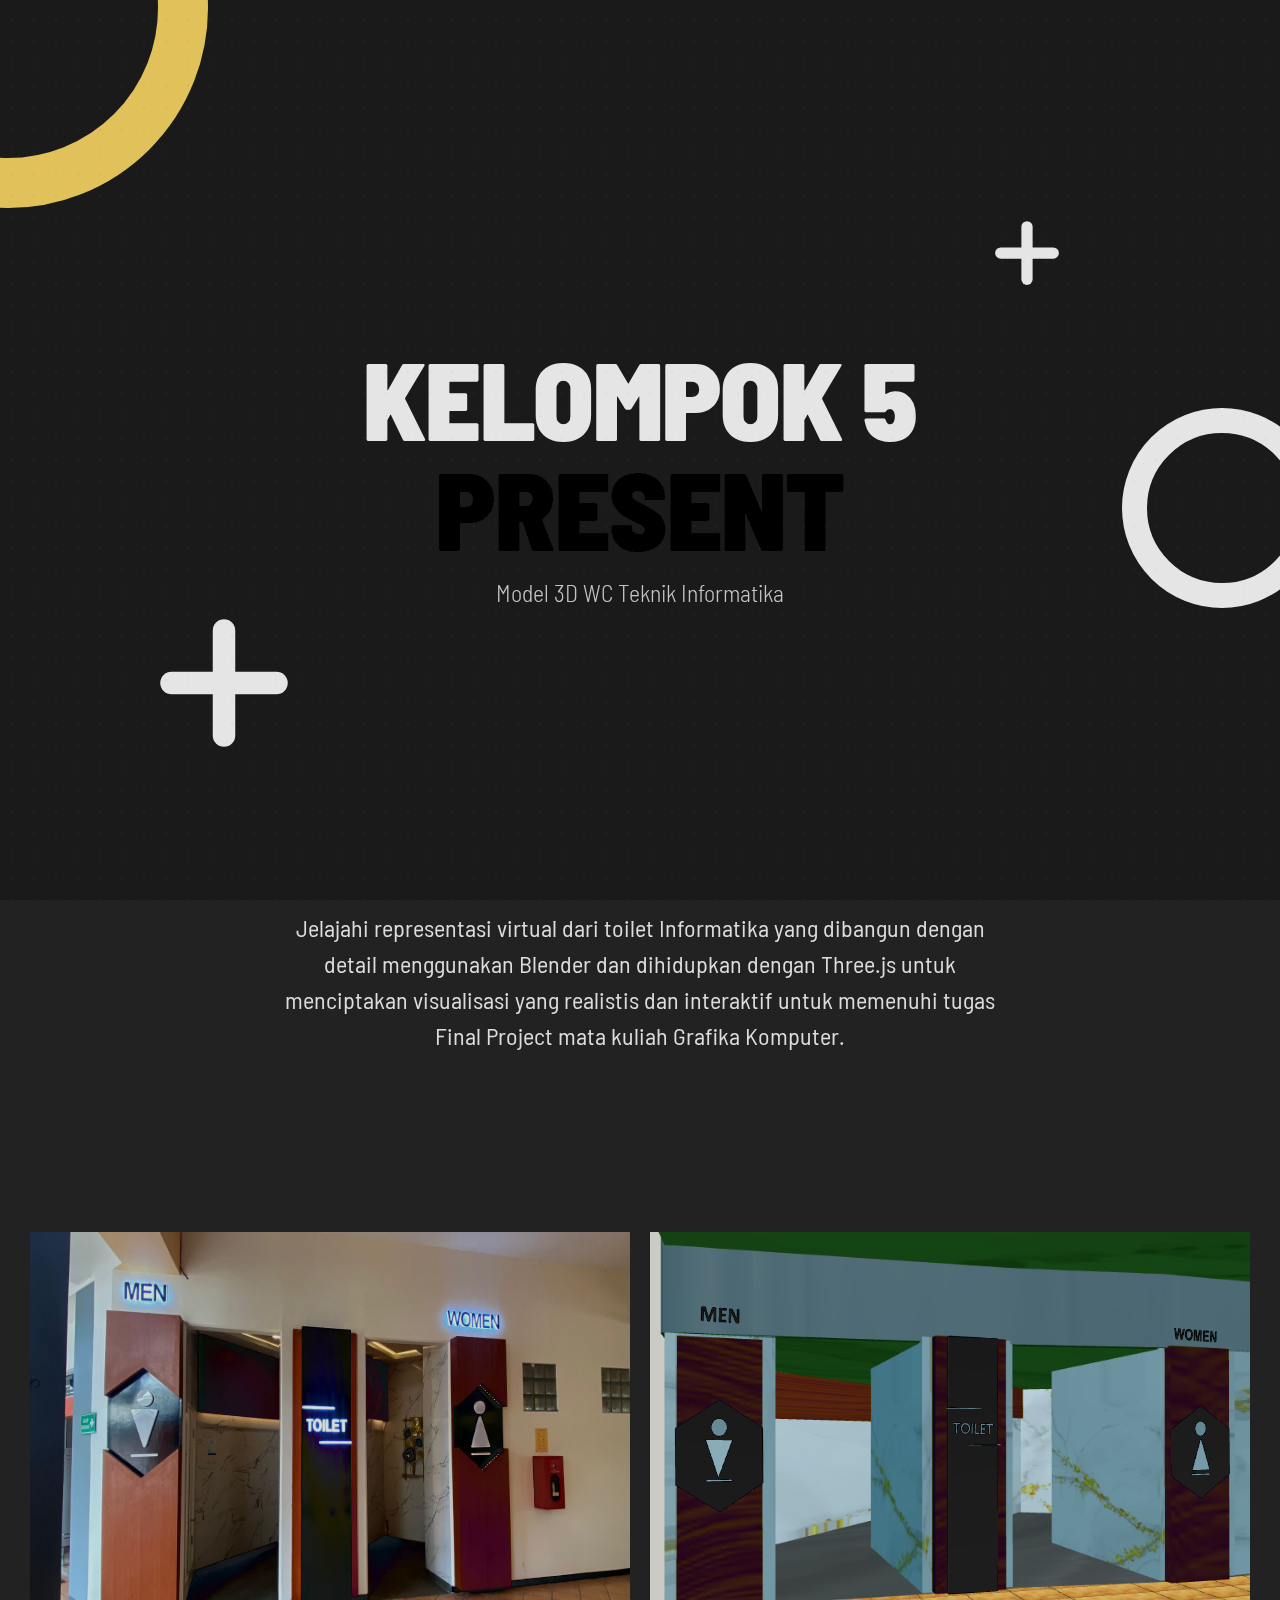
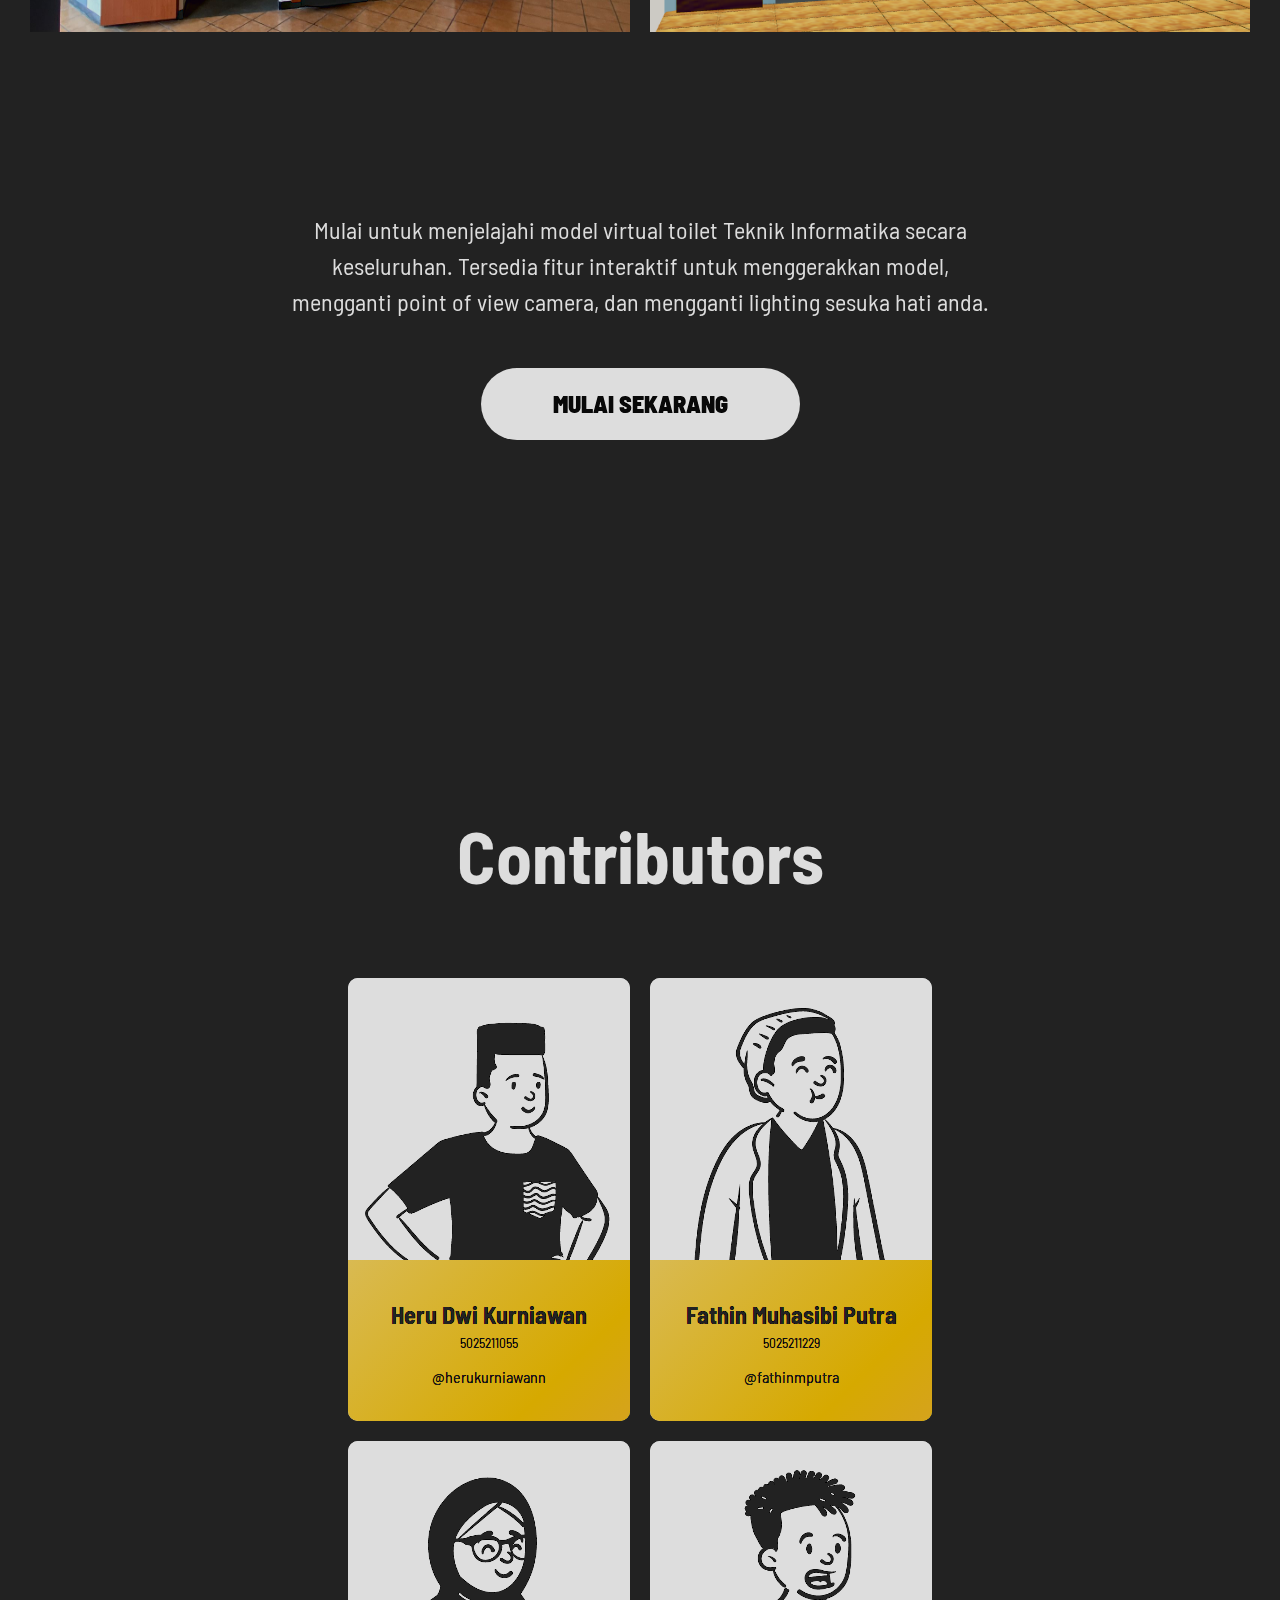
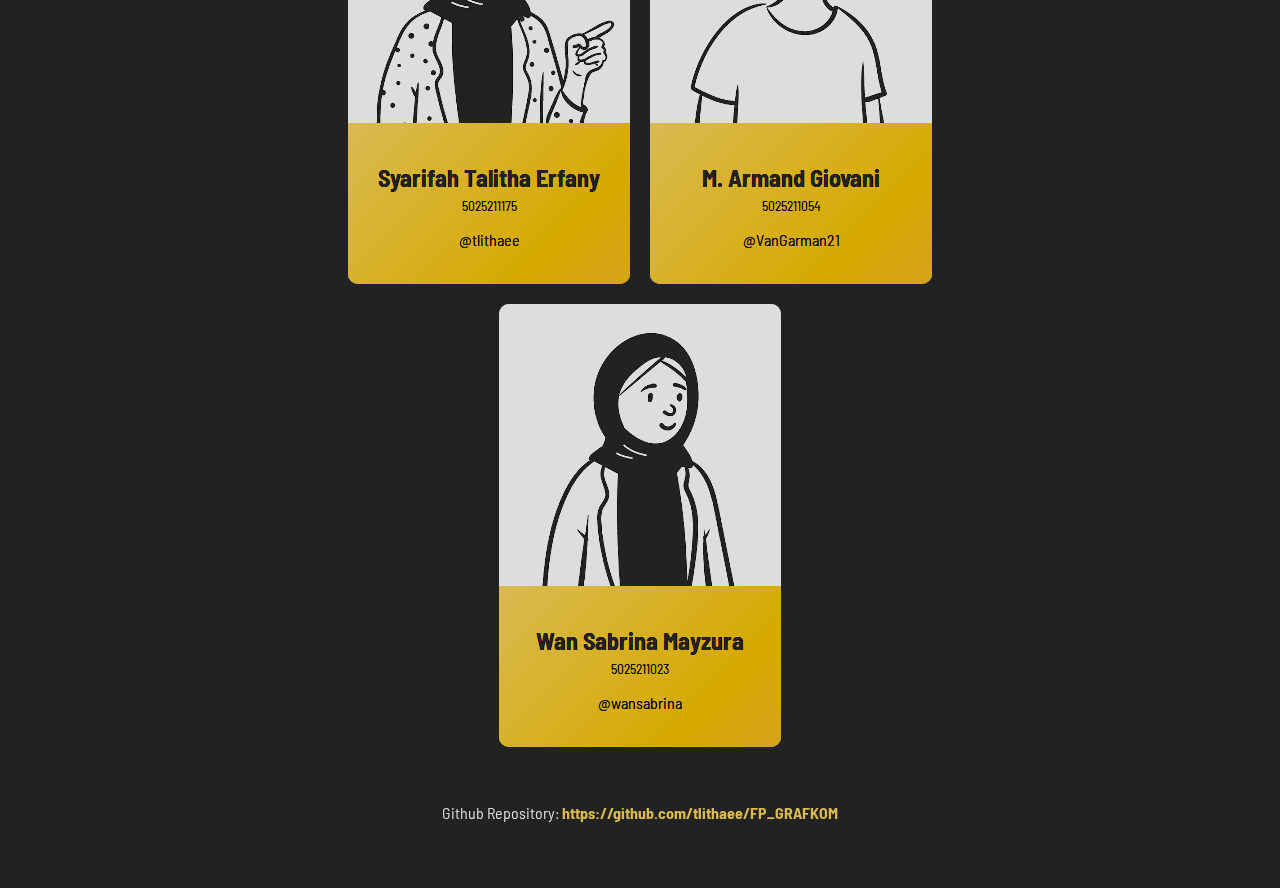
<file: index.html>
<!DOCTYPE html>
<html lang="en" >
   <head>
      <meta charset="UTF-8">
      <title>Final Project Grafkom</title>
      <link rel='stylesheet' href='https://fonts.googleapis.com/css2?family=Barlow+Semi+Condensed:ital,wght@0,100;0,200;0,300;0,400;0,500;0,600;0,700;0,800;0,900;1,100;1,200;1,300;1,400;1,500;1,600;1,700;1,800;1,900&amp;display=swap'>
      <link rel="stylesheet" href="/css/style.css">
   </head>
   <body>
      <section class="section section--intro">
         <svg class="cross-1" xmlns="http://www.w3.org/2000/svg" width="24" height="24" viewBox="0 0 24 24" fill="none" stroke="currentColor" stroke-width="3" stroke-linecap="round" stroke-linejoin="round">
            <line x1="12" y1="5" x2="12" y2="19"></line>
            <line x1="5" y1="12" x2="19" y2="12"></line>
         </svg>
         <svg class="cross-2" xmlns="http://www.w3.org/2000/svg" width="24" height="24" viewBox="0 0 24 24" fill="none" stroke="currentColor" stroke-width="3" stroke-linecap="round" stroke-linejoin="round">
            <line x1="12" y1="5" x2="12" y2="19"></line>
            <line x1="5" y1="12" x2="19" y2="12"></line>
         </svg>
         <div class="ring ring--left"></div>
         <div class="ring ring--right"></div>
         <h3 class="hero__title hero__title--1">Kelompok 5</h3>
         <h3 class="hero__title hero__title--2">Present</h3>
         <p class="hero__copy"><span>Model 3D WC Teknik Informatika</span></p>
      </section>
      <section class="section section--footer">
         <p class="footer__copy">
            Jelajahi representasi virtual dari toilet Informatika yang dibangun dengan detail menggunakan Blender dan dihidupkan 
            dengan Three.js untuk menciptakan visualisasi yang realistis dan interaktif untuk 
            memenuhi tugas Final Project mata kuliah Grafika Komputer.
         </p>
         <section class="section section--image-cards">
            <div class="image-card">
               <img src="./public/models/toilet.jpg" alt="Image 1">
               <div class="image-card-overlay">
                  <h2>In real life</h2>
               </div>
            </div>
            <div class="image-card">
               <img src="./public/models/toilet3D.png" alt="Image 2">
               <div class="image-card-overlay">
                  <h2>Model 3D</h2>
               </div>
            </div>
         </section>
      </section>
      <section class="section section--footer">
         <p class="footer__copy">
            Mulai untuk menjelajahi model virtual toilet Teknik Informatika secara keseluruhan. Tersedia fitur interaktif untuk menggerakkan
            model, mengganti point of view camera, dan mengganti lighting sesuka hati anda.
         </p>
         <a href="/model/model.html" class="footer__button" data-cursor="hover" target="_blank" rel="noopener noreferer">Mulai Sekarang</a>
      </section>
      <section class="section section--footer2">
         <div class="profile-cards">
         <div class="contributors-title">Contributors</div>
         <div class="profile-card-container">
            <div class="profile-card">
               <div class="profile-image">
                  <img src="./public/2.png" alt="Fathin m">
               </div>
               <div class="profile-content">
                  <h2 class="profile-name">Heru Dwi Kurniawan</h2>
                  <p class="profile-nrp">5025211055</p>
                  <p class="profile-username">@herukurniawann</p>
               </div>
            </div>
            <div class="profile-card">
               <div class="profile-image">
                  <img src="./public/4.png" alt="Fathin m">
               </div>
               <div class="profile-content">
                  <h2 class="profile-name">Fathin Muhasibi Putra</h2>
                  <p class="profile-nrp">5025211229</p>
                  <p class="profile-username">@fathinmputra</p>
               </div>
            </div>
            <div class="profile-card">
               <div class="profile-image">
                  <img src="./public/1.png" alt="Fathin m">
               </div>
               <div class="profile-content">
                  <h2 class="profile-name">Syarifah Talitha Erfany</h2>
                  <p class="profile-nrp">5025211175</p>
                  <p class="profile-username">@tlithaee</p>
               </div>
            </div>
            <div class="profile-card">
               <div class="profile-image">
                  <img src="./public/5.png" alt="Fathin m">
               </div>
               <div class="profile-content">
                  <h2 class="profile-name">M. Armand Giovani</h2>
                  <p class="profile-nrp">5025211054</p>
                  <p class="profile-username">@VanGarman21</p>
               </div>
            </div>
            <div class="profile-card">
               <div class="profile-image">
                  <img src="./public/3.png" alt="Fathin m">
               </div>
               <div class="profile-content">
                  <h2 class="profile-name">Wan Sabrina Mayzura</h2>
                  <p class="profile-nrp">5025211023</p>
                  <p class="profile-username">@wansabrina</p>
               </div>
            </div>
            <div class="repository-link">
               <p>Github Repository: <a href="https://github.com/tlithaee/FP_GRAFKOM" target="_blank">https://github.com/tlithaee/FP_GRAFKOM</a></p>
            </div>
         </div>
      </section>
   </body>
</html>
</file>
<file: css/style.css>
:root {
  --blue: #01266c;
  --gold: #f7c505;
  --yellow: #fbdc74;
  --skyblue: #0071fb;
  --black: #1a1a1a;
}

body {
  background-color: var(--black);
  background: linear-gradient(90deg, var(--black) 20px, transparent 1%) 50%, linear-gradient(var(--black) 20px, transparent 1%) 50%, #222;
  background-size: 22px 22px;
  background-attachment: fixed;
  color: #fff;
  font-family: 'Barlow Semi Condensed', sans-serif;
  overflow-x: hidden;
}

.hero__title {
  letter-spacing: -0.0125em;
  font-weight: 900;
  font-size: 110px;
  white-space: nowrap;
  text-transform: uppercase;
  margin-bottom: 0;
  line-height: 1;
  position: relative;
  z-index: 2;
  mix-blend-mode: difference;
  margin: 0;
  margin-top: 2rem;
}

.hero__title--2 {
  color: var(--black);
  -webkit-text-stroke: 1px white;
  margin-top: 0;
  margin-bottom: 1rem;
  mix-blend-mode: color-burn;
}

.hero__copy {
  margin: 0;
  font-size: 1.85vw;
  font-weight: 300;
  opacity: 0.75;
  overflow: hidden;
}

.hero__copy span {
  display: inline-block;
}

.hero__image {
  width: 400px;
  height: 400px;
  border-radius: 50%;
  -o-object-fit: cover;
     object-fit: cover;
  -o-object-position: center 15%;
     object-position: center 15%;
}

.ring {
  border: 30px solid white;
  border-radius: 50%;
  background-color: transparent;
  mix-blend-mode: difference;
  position: absolute;
}

.ring--left {
  border-width: 50px;
  border-color: var(--yellow);
  width: 300px;
  height: 300px;
  left: -200px;
  top: -200px;
}

.ring--right {
  border-style: dot-dash;
  right: -50px;
  bottom: 300px;
  border-width: 25px;
  width: 150px;
  height: 150px;
}

.cross-1 {
  width: 180px;
  height: 180px;
  left: 10%;
  bottom: 15%;
  position: absolute;
  mix-blend-mode: difference;
}

@media screen and (max-width: 900px) {
  .cross-1 {
    left: 0;
  }
}

.cross-2 {
  width: 90px;
  height: 90px;
  right: 200px;
  top: 200px;
  position: absolute;
  mix-blend-mode: difference;
}

.section {
  height: 100vh;
  display: flex;
  align-items: center;
  flex-direction: column;
}

.section--intro {
  position: relative;
  justify-content: center;
}

.box {
  width: 780px;
  display: flex;
  align-items: flex-start;
  height: 300px;
  mix-blend-mode: difference;
  font-size: 28px;
  font-weight: 300;
  text-align: left;
  line-height: 1.5;
}

.box .line {
  position: absolute;
  bottom: 120px;
  left: 0;
  width: 40%;
  height: 3px;
  background-color: white;
}

.box .line2 {
  position: absolute;
  bottom: 20px;
  left: 10;
  width: 60%;
  height: 3px;
  background-color: white;
}

.cards {
  width: 350px;
  height: 350px;
  position: relative;
}

.card {
  position: absolute;
  top: 0;
  left: 0;
  width: 350px;
  height: 350px;
  border-radius: 8px;
  background-repeat: no-repeat;
  background-position: center center;
  background-size: cover;
  background-color: transparent;
}

.card-1 {
  background-color: var(--yellow);
  background-image: url("/public/models/toilet3.jpg");
}
.card-2 {
  background-color: var(--blue);
  background-image: url("/public/models/toilet2.jpg");
}

.card-3 {
  background-color: var(--skyblue);
  background-image: url("/public/models/toilet.jpg");
}


.cross-1.scroll-end {
  -webkit-animation: rotate 6s linear infinite;
          animation: rotate 6s linear infinite;
}

@-webkit-keyframes rotate {
  100% {
    transform: rotate(-360deg);
  }
}

@keyframes rotate {
  100% {
    transform: rotate(-360deg);
  }
}

.big {
  font-size: 35vw;
  font-weight: 900;
  letter-spacing: -1vw;
  line-height: 1;
  color: white;
  text-transform: uppercase;
  pointer-events: none;
}

.section--works {
  position: relative;
}

.section--footer {
  margin-top: 2px;
  min-height: 50vh;
  mix-blend-mode: difference;
}

.section--footer2 {
  margin-top: 2px;
  min-height: 50vh;
  margin-top: -300px;
  mix-blend-mode: difference;
}

.cross-3 {
  width: 140px;
  height: 140px;
  position: absolute;
  left: 20vw;
  top: 10vw;
  mix-blend-mode: difference;
}

.footer__button {
  text-transform: uppercase;
  text-decoration: none;
  border-radius: 999px;
  background-color: white;
  color: var(--black);
  font-family: inherit;
  border: 0;
  padding: 1em 3em;
  text-align: center;
  display: inline-block;
  font-weight: 900;
  font-size: 24px;
  line-height: 1;
  margin-top: 3rem;
  margin-bottom: 6rem;
  cursor: pointer;
  transition: color .25s ease, background-color .25s ease;
}

.footer__button:hover {
  background-color: var(--skyblue);
  color: #fff;
}

.footer__copy {
  font-size: 24px;
  max-width: 720px;
  line-height: 1.5;
  margin-bottom: 2rem;
  margin: 0 auto;
  text-align: center;
  mix-blend-mode: difference;
}

.footer__link {
  mix-blend-mode: difference;
}

.cursor {
  border-radius: 50%;
  width: 32px;
  height: 32px;
  background-color: white;
  mix-blend-mode: difference;
  position: fixed;
  top: 0;
  left: 0;
  will-change: transform;
  pointer-events: none;
}

.section--text {
  position: relative;
}

.contributors-title {
  text-align: center;
  font-size: 4.5em;
  color: var(--white);
  margin-bottom: 30px;
  font-weight: bold;
}

.profile-card-container {
  display: flex;
  justify-content: center;
  flex-wrap: wrap;
  gap: 20px;
  padding: 50px 300px;
}

.profile-card {
  background: #fff;
  border-radius: 10px;
  overflow: hidden;
  box-shadow: 0 4px 8px rgba(0, 0, 0, 0.1);
  transition: transform 0.3s ease-in-out;
  cursor: pointer;
  width: 282px; /* Adjust width as needed */
}

.profile-card:hover {
  transform: translateY(-10px);
}

.profile-image img {
  width: 100%;
  display: block;
  transition: opacity 0.3s ease-in-out;
}

.profile-card:hover .profile-image img {
  opacity: 0.7;
}

.profile-content {
  padding: 20px;
  text-align: center;
  background: linear-gradient(135deg, #fbdc74 0%, #f7c505 100%);
  color: black;
}

.profile-name {
  font-size: 1.5em;
  margin-bottom: 5px;
}

.profile-username {
  font-size: 1em;
  margin-bottom: 15px;
}

.profile-nrp {
  font-size: 0.85em;
  color: black; /* Changed color to white */
  margin-top: 5px; /* Adjust the margin as needed */
  margin-bottom: 5px; /* Provide spacing between NRP and username */
}

.social-links {
  font-size: 1.2em;
}

.social-links a {
  color: black;
  padding: 0 10px;
  text-decoration: none; /* Remove underlines from links */
}

.social-links a:hover {
  color: #ddd;
}

.repository-link {
  text-align: center; /* Center align the text */
  margin-top: 20px; /* Add some space above the link */
}

.repository-link p {
  color: var(--white); /* Set the text color for "Github Repository:" */
  /* Rest of your styles for the paragraph */
}

.repository-link a {
  color: var(--yellow); /* Set the link color to blue */
  text-decoration: none; /* Optionally remove the underline */
  font-weight: bold; /* Make the text bold */
}

.repository-link a:hover {
  text-decoration: underline; /* Add underline on hover for visual feedback */
}
.section--image-cards {
  display: grid;
  grid-template-columns: repeat(2, 1fr);
  gap: 20px;
  justify-content: center;
  margin: 20px auto;
  max-width: 800px;
}

.image-card {
  position: relative;
  overflow: hidden;
  cursor: pointer;
  transition: transform 0.3s;
  width: 600px; /* Lebar yang diinginkan */
  height: 400px; /* Tinggi yang diinginkan */
}

.image-card img {
  max-width: 100%;
  width: 100%;
  height: 100%;
  object-fit: fill; /* Mengisi gambar dalam kartu */
  display: block;
}

.image-card-overlay {
  position: absolute;
  top: 0;
  left: 0;
  width: 100%;
  height: 100%;
  background-color: rgba(0, 0, 0, 0.6);
  opacity: 0;
  transition: opacity 0.3s;
  display: flex;
  flex-direction: column;
  justify-content: center;
  align-items: center;
  color: #fff;
  text-align: center;
  padding: 20px;
}

.image-card:hover {
  transform: scale(1.05);
}

.image-card:hover .image-card-overlay {
  opacity: 1;
}
</file>
